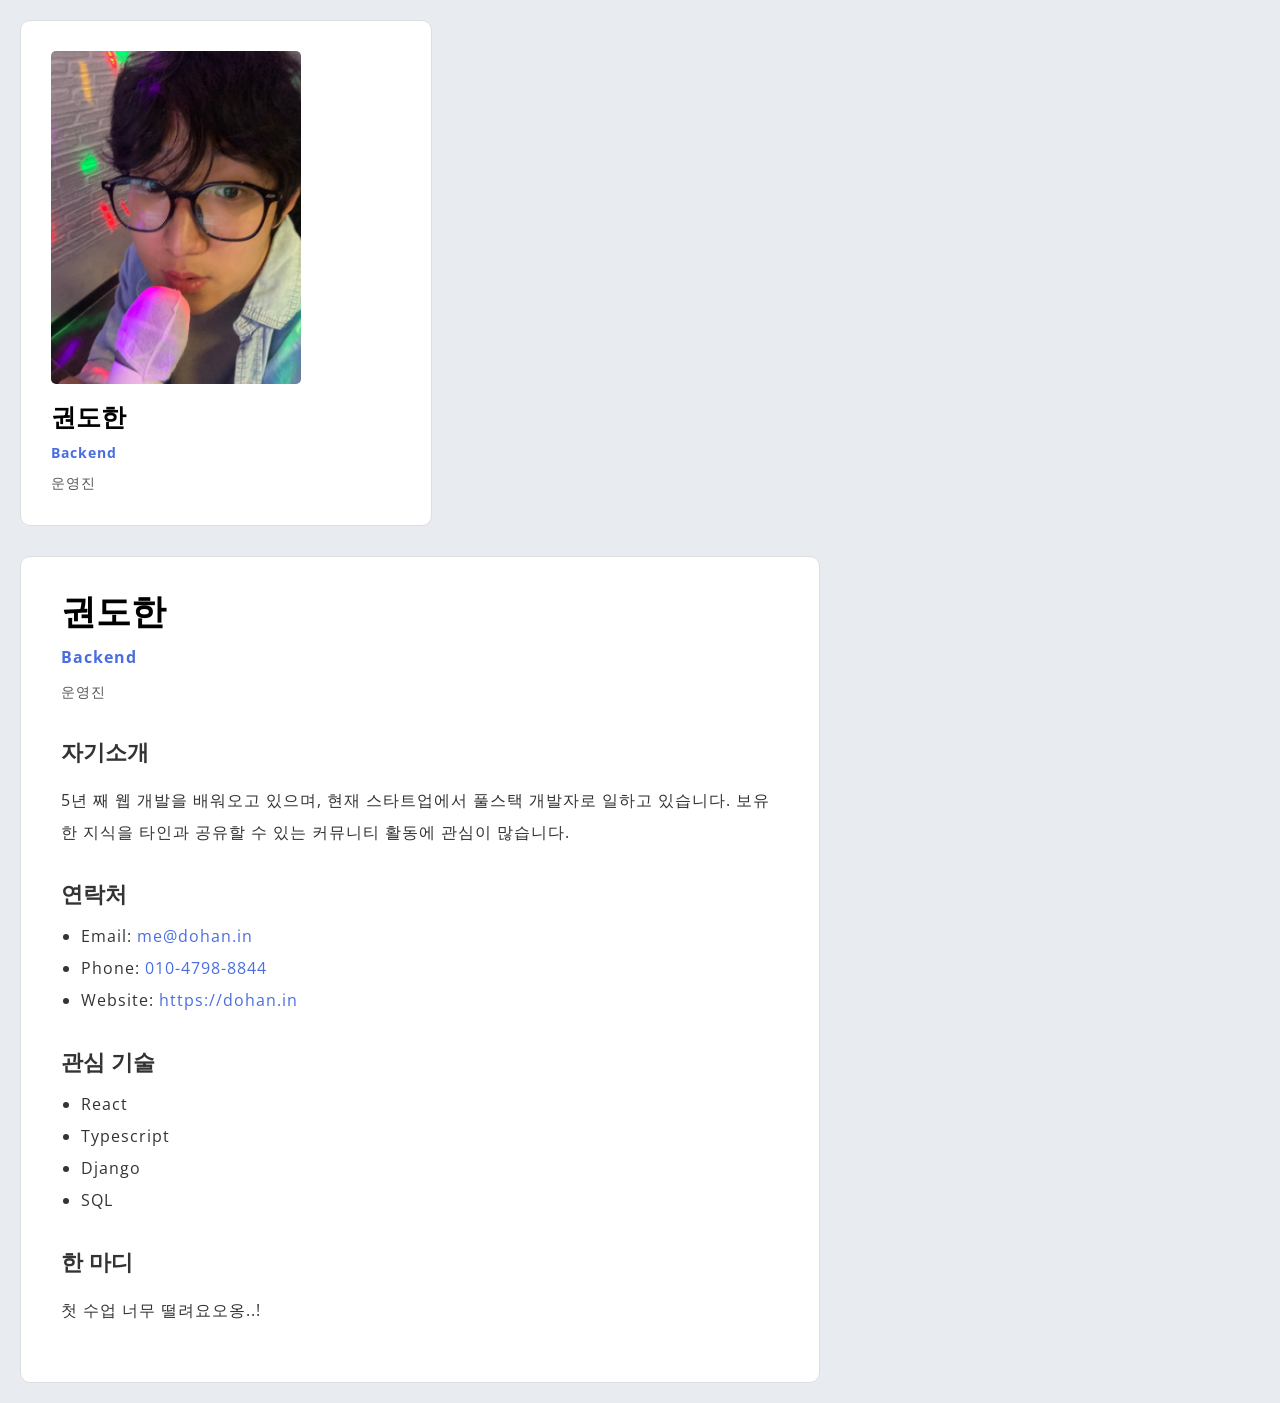
<file: index.html>
<!DOCTYPE html>
<html lang="ko">

<head>
    <meta charset="UTF-8">
    <meta name="viewport" content="width=device-width, initial-scale=1.0">
    <title>권도한</title>
    <link href="https://fonts.googleapis.com/css?family=Open+Sans" rel="stylesheet" type="text/css" />
    <link rel="stylesheet" href="style.css">
</head>

<body>

    <!-- 상단 프로필 카드 -->
    <div class="profile-card">
        <img src="me.jpeg" alt="프로필 사진">
        <h1>권도한</h1>
        <p class="role">Backend</p>
        <p class="intro">운영진</p>
    </div>

    <!-- 하단 상세 카드 -->
    <div class="detail-card">
        <h1>권도한</h1>
        <p class="role">Backend</p>
        <p class="track">운영진</p>

        <h2>자기소개</h2>
        <p>5년 째 웹 개발을 배워오고 있으며, 현재 스타트업에서 풀스택 개발자로 일하고 있습니다. 보유한 지식을 타인과 공유할 수 있는 커뮤니티 활동에 관심이 많습니다.</p>

        <h2>연락처</h2>
        <ul>
            <li>Email: <a href="mailto:me@dohan.in">me@dohan.in</a></li>
            <li>Phone: <a href="tel:+82(0)1047988844">010-4798-8844</a></li>
            <li>Website: <a href="https://dohan.in">https://dohan.in</a></li>
        </ul>

        <h2>관심 기술</h2>
        <ul>
            <li>React</li>
            <li>Typescript</li>
            <li>Django</li>
            <li>SQL</li>
        </ul>

        <h2>한 마디</h2>
        <p>첫 수업 너무 떨려요오옹..!</p>
    </div>

</body>

</html>
</file>
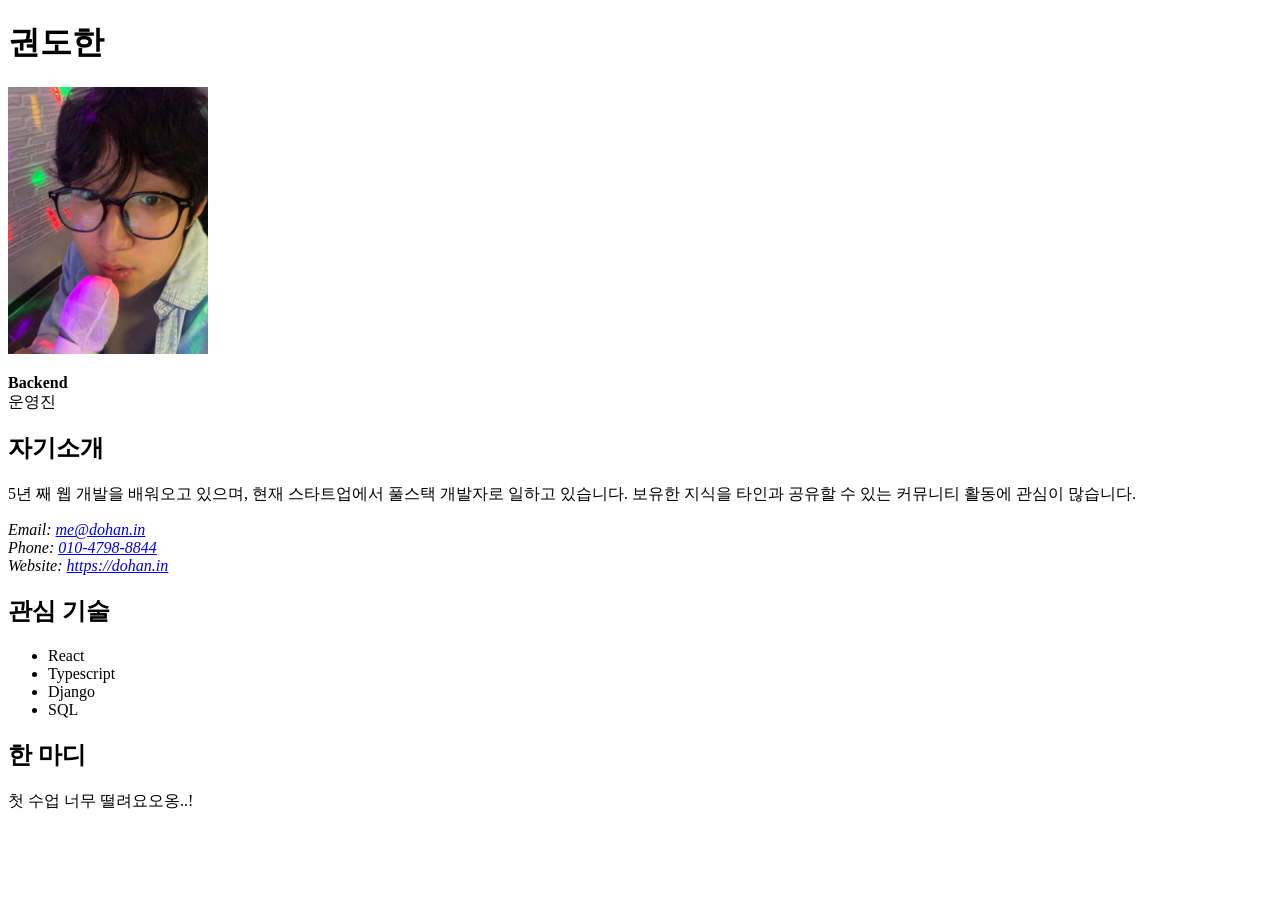
<file: test.html>
<!DOCTYPE html>
<html lang="ko">

<head>
    <meta charset="UTF-8">
    <meta name="viewport" content="width=device-width, initial-scale=1.0">
    <title>Document</title>
    <style> </style>
</head>

<body>
    <h1>권도한</h1> <img src="me.jpeg" alt="" style="width: 200px;">
    <p> <strong>Backend</strong> <br /> 운영진 </p>
    <h2>자기소개</h2>
    <p>5년 째 웹 개발을 배워오고 있으며, 현재 스타트업에서 풀스택 개발자로 일하고 있습니다. 보유한 지식을 타인과 공유할 수 있는 커뮤니티 활동에 관심이 많습니다.</p>
    <address> Email: <a href="mailto:jim@example.com">me@dohan.in</a><br /> Phone: <a
            href="tel:+82(0)1047988844">010-4798-8844</a><br /> Website: <a
            href="https://dohan.in">https://dohan.in</a><br /> </address>
    <h2>관심 기술</h2>
    <ul>
        <li>React</li>
        <li>Typescript</li>
        <li>Django</li>
        <li>SQL</li>
    </ul>
    <h2>한 마디</h2>
    <p>첫 수업 너무 떨려요오옹..!</p>
</body>

</html>
</file>
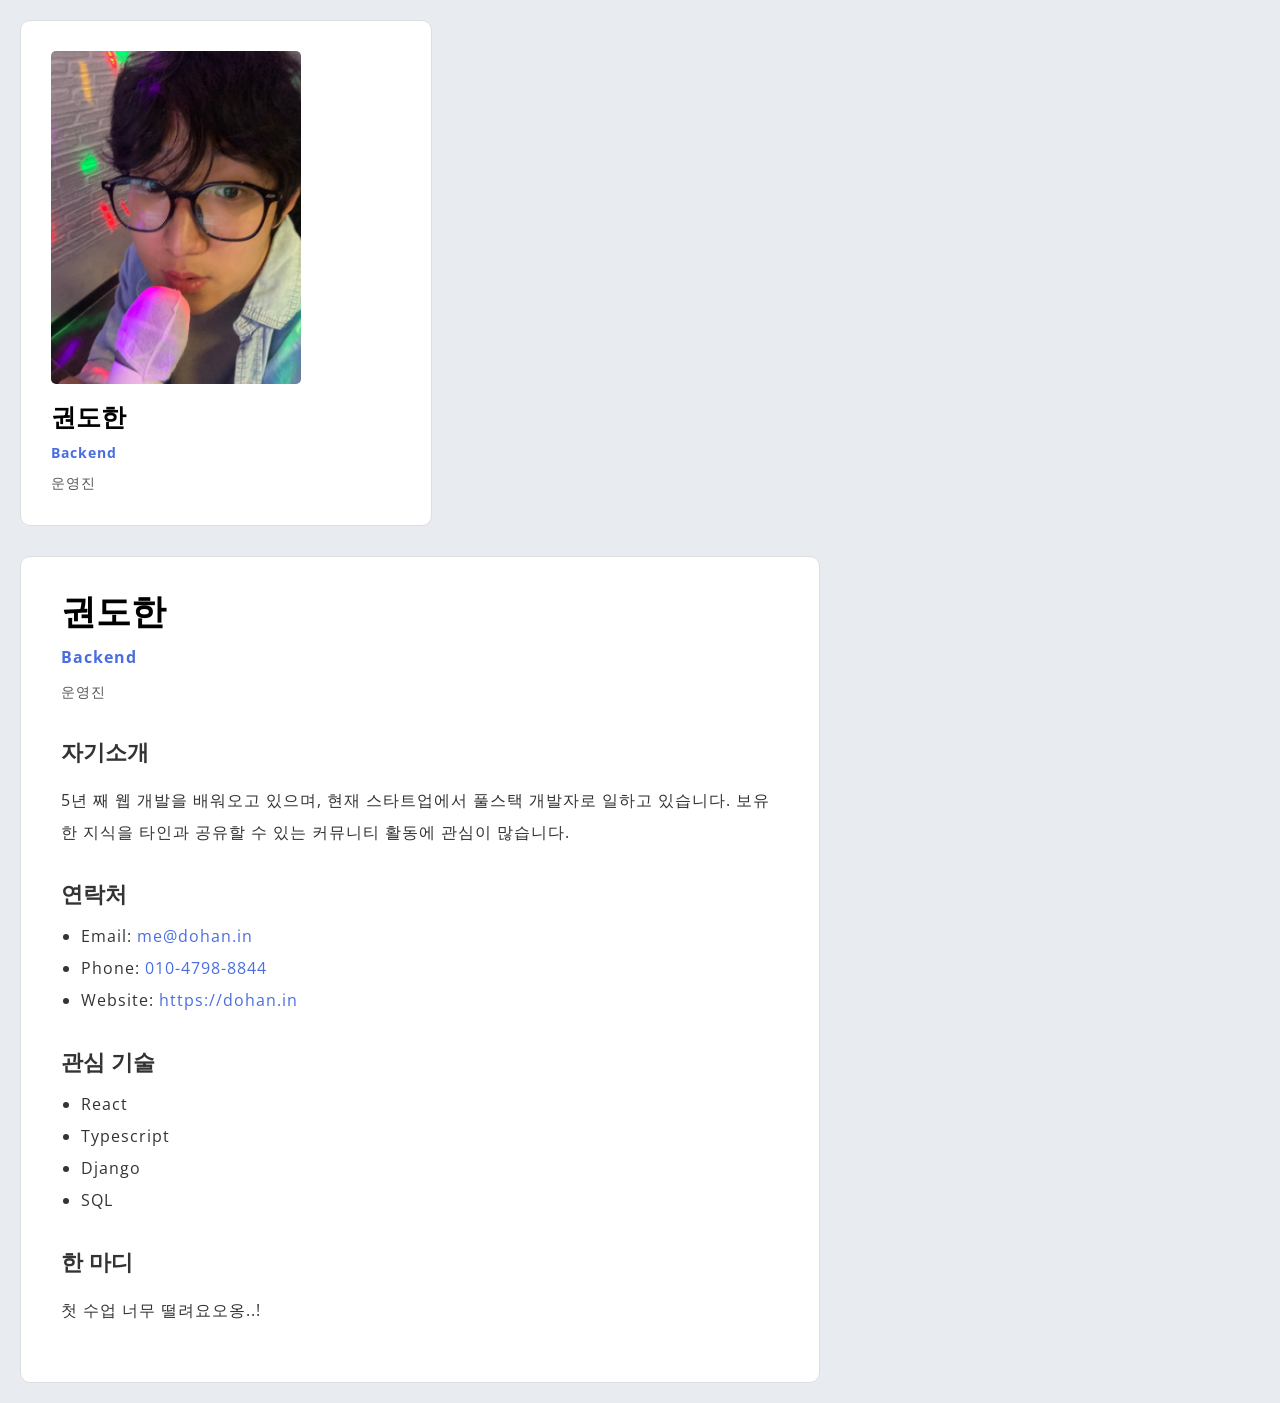
<file: test1.html>
<!DOCTYPE html>
<html lang="ko">

<head>
    <meta charset="UTF-8">
    <meta name="viewport" content="width=device-width, initial-scale=1.0">
    <title>권도한</title>
    <link href="https://fonts.googleapis.com/css?family=Open+Sans" rel="stylesheet" type="text/css" />
    <style>
        html {
            font-size: 10px;
            font-family: "Open Sans", sans-serif;
            background-color: #e8ecf1;
        }

        body {
            width: 800px;
            margin: 0 auto 0 0;
            background-color: #e8ecf1;
            padding: 20px;
        }

        /* 상단 프로필 카드 */
        .profile-card {
            background-color: #ffffff;
            padding: 30px;
            border: 1px solid #ddd;
            border-radius: 10px;
            width: 350px;
            margin: 0 auto 30px 0;
        }

        .profile-card img {
            display: block;
            width: 250px;
            border-radius: 5px;
        }

        .profile-card h1 {
            font-size: 25px;
            text-align: left;
            margin: 15px 0 5px 0;
            padding: 0;
            color: #000;
        }

        .profile-card .role {
            font-size: 14px;
            color: #4a6ee0;
            font-weight: bold;
            margin: 0 0 5px 0;
        }

        .profile-card .intro {
            font-size: 14px;
            color: #555;
            margin: 0;
            line-height: 1.6;
        }

        /* 하단 상세 카드 */
        .detail-card {
            background-color: #ffffff;
            padding: 30px 40px 40px 40px;
            border: 1px solid #ddd;
            border-radius: 10px;
            margin: 0 auto;
        }

        .detail-card h1 {
            font-size: 35px;
            text-align: left;
            margin: 0 0 5px 0;
            padding: 0;
            color: #000;
        }

        .detail-card .role {
            font-size: 16px;
            color: #4a6ee0;
            font-weight: bold;
            margin: 0;
        }

        .detail-card .track {
            font-size: 14px;
            color: #555;
            margin: 5px 0 0 0;
        }

        h2 {
            font-size: 22px;
            color: #333;
            margin-top: 30px;
            margin-bottom: 10px;
        }

        p,
        li {
            font-size: 16px;
            line-height: 2;
            letter-spacing: 1px;
        }

        .detail-card p {
            color: #333;
        }

        .detail-card ul {
            padding-left: 20px;
        }

        .detail-card ul li {
            font-size: 16px;
            color: #333;
        }

        .detail-card a {
            color: #4a6ee0;
            text-decoration: none;
        }

        .detail-card a:hover {
            text-decoration: underline;
        }

        address {
            font-style: normal;
        }
    </style>
</head>

<body>

    <!-- 상단 프로필 카드 -->
    <div class="profile-card">
        <img src="me.jpeg" alt="프로필 사진">
        <h1>권도한</h1>
        <p class="role">Backend</p>
        <p class="intro">운영진</p>
    </div>

    <!-- 하단 상세 카드 -->
    <div class="detail-card">
        <h1>권도한</h1>
        <p class="role">Backend</p>
        <p class="track">운영진</p>

        <h2>자기소개</h2>
        <p>5년 째 웹 개발을 배워오고 있으며, 현재 스타트업에서 풀스택 개발자로 일하고 있습니다. 보유한 지식을 타인과 공유할 수 있는 커뮤니티 활동에 관심이 많습니다.</p>

        <h2>연락처</h2>
        <ul>
            <li>Email: <a href="mailto:me@dohan.in">me@dohan.in</a></li>
            <li>Phone: <a href="tel:+82(0)1047988844">010-4798-8844</a></li>
            <li>Website: <a href="https://dohan.in">https://dohan.in</a></li>
        </ul>

        <h2>관심 기술</h2>
        <ul>
            <li>React</li>
            <li>Typescript</li>
            <li>Django</li>
            <li>SQL</li>
        </ul>

        <h2>한 마디</h2>
        <p>첫 수업 너무 떨려요오옹..!</p>
    </div>

</body>

</html>
</file>
<file: style.css>
html {
    font-size: 10px;
    font-family: "Open Sans", sans-serif;
    background-color: #e8ecf1;
}

body {
    width: 800px;
    margin: 0 auto 0 0;
    background-color: #e8ecf1;
    padding: 20px;
}

/* 상단 프로필 카드 */
.profile-card {
    background-color: #ffffff;
    padding: 30px;
    border: 1px solid #ddd;
    border-radius: 10px;
    width: 350px;
    margin: 0 auto 30px 0;
}

.profile-card img {
    display: block;
    width: 250px;
    border-radius: 5px;
}

.profile-card h1 {
    font-size: 25px;
    text-align: left;
    margin: 15px 0 5px 0;
    padding: 0;
    color: #000;
}

.profile-card .role {
    font-size: 14px;
    color: #4a6ee0;
    font-weight: bold;
    margin: 0 0 5px 0;
}

.profile-card .intro {
    font-size: 14px;
    color: #555;
    margin: 0;
    line-height: 1.6;
}

/* 하단 상세 카드 */
.detail-card {
    background-color: #ffffff;
    padding: 30px 40px 40px 40px;
    border: 1px solid #ddd;
    border-radius: 10px;
    margin: 0 auto;
}

.detail-card h1 {
    font-size: 35px;
    text-align: left;
    margin: 0 0 5px 0;
    padding: 0;
    color: #000;
}

.detail-card .role {
    font-size: 16px;
    color: #4a6ee0;
    font-weight: bold;
    margin: 0;
}

.detail-card .track {
    font-size: 14px;
    color: #555;
    margin: 5px 0 0 0;
}

h2 {
    font-size: 22px;
    color: #333;
    margin-top: 30px;
    margin-bottom: 10px;
}

p,
li {
    font-size: 16px;
    line-height: 2;
    letter-spacing: 1px;
}

.detail-card p {
    color: #333;
}

.detail-card ul {
    padding-left: 20px;
}

.detail-card ul li {
    font-size: 16px;
    color: #333;
}

.detail-card a {
    color: #4a6ee0;
    text-decoration: none;
}

.detail-card a:hover {
    text-decoration: underline;
}

address {
    font-style: normal;
}
</file>
